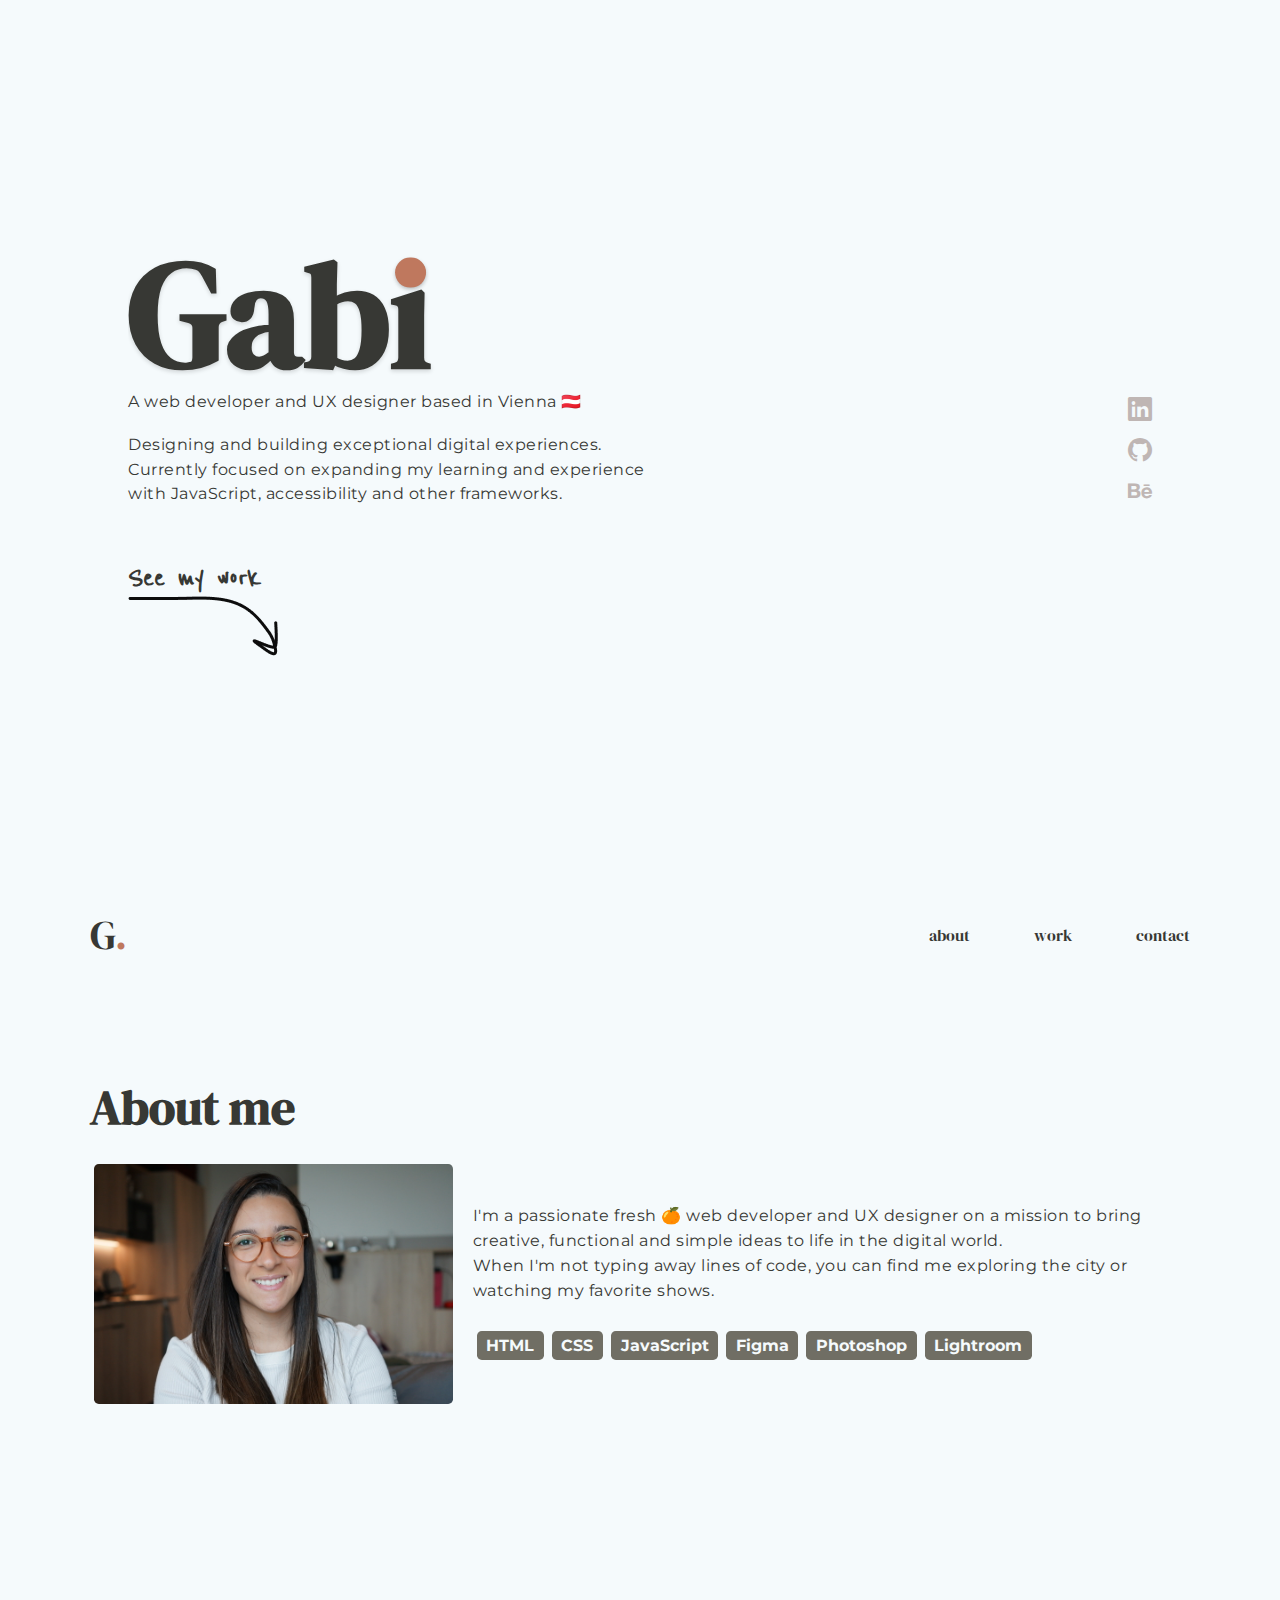
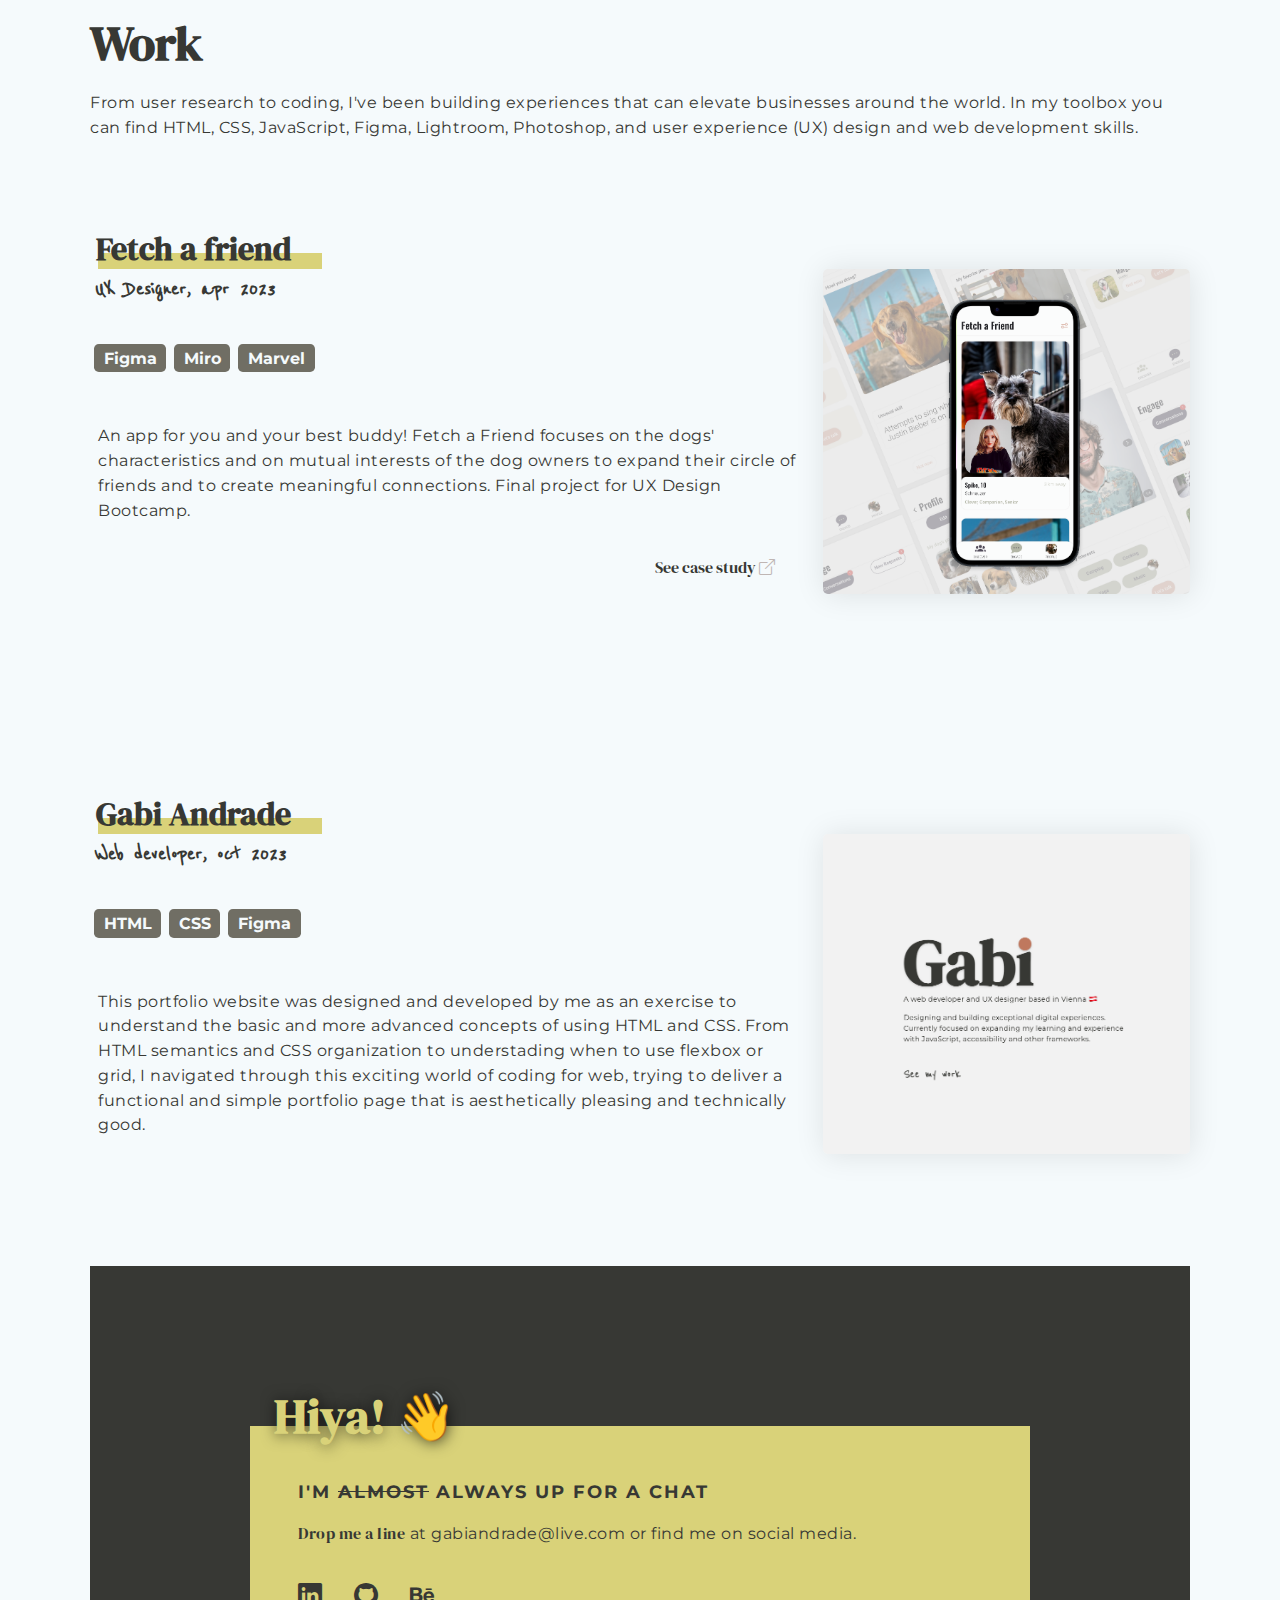
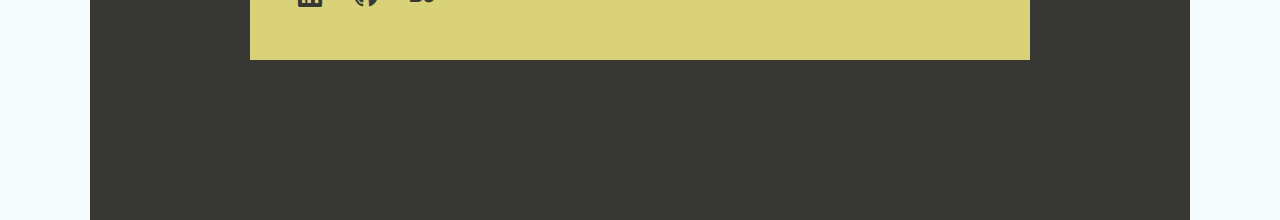
<file: home.html>
<!DOCTYPE html>
<html lang="en-US">
<head>
    <meta charset="UTF-8">
    <meta name="viewport" content="width=device-width, initial-scale=1.0">
    <title>Gabi Andrade | Web developer</title>
    <link rel="stylesheet" href="style.css">
    <!--icons-->
    <link rel="stylesheet" href="https://cdn.jsdelivr.net/npm/bootstrap-icons@1.11.1/font/bootstrap-icons.css">
    <!---->
</head>
<body>
    <header>
        <div class="hero">
            <div class="intro">
                <div class="name">
                    <h1>Gabi</h1>
                    <div class="dot"></div>
                </div>
                <div>
                    <p>A web developer and UX designer based in Vienna 🇦🇹</p><br>
                    <p>Designing and building exceptional digital experiences. Currently focused on expanding my learning and experience with JavaScript, accessibility and other frameworks.</p>
                    <div>
                        <h4>See my work</h4>
                        <img src="images/arrow-right-vector.png" alt="">
                    </div>
                </div>
            </div>
            <div class="social">
                <a href="https://www.linkedin.com/in/gabiandrade/" target="_blank"><i class="bi bi-linkedin"></i></a>
                <a href="https://github.com/gabiandrades" target="_blank"><i class="bi bi-github"></i></a>
                <a href="https://www.behance.net/gabiandrades" target="_blank"><i class="bi bi-behance"></i></a>
            </div>
        </div>
    </header>
    <nav>
        <a href="">G<span>.</span></a>
        <ul>
            <li><a href="#about">about</a></li>
            <li><a href="#work">work</a></li>
            <li><a href="#contact">contact</a></li>
        </ul>
    </nav>
    <main class="wrapper">
        <section id="about" class="about-me">
            <h2>About me</h2>
            <img src="images/PICT_20230503_162423.JPG" alt="">
            <div class="about-intro">
                <p>I'm a passionate fresh 🍊 web developer and UX designer on a mission to bring creative, functional and simple ideas to life in the digital world.<br>When I'm not typing away lines of code, you can find me exploring the city or watching my favorite shows.</p>
                <ul class="toolbox">
                    <li>HTML</li>
                    <li>CSS</li>
                    <li>JavaScript</li>
                    <li>Figma</li>
                    <li>Photoshop</li>
                    <li>Lightroom</li>
                </ul>
            </div>
            <!--<a class="more" href="#about-more">Get to know me a bit more...</a>-->
        </section>
        <section id="about-more" class="about-more">
            <p>Lorem ipsum dolor sit amet consectetur, adipisicing elit. Facilis, voluptatum libero! Voluptatum placeat perspiciatis omnis autem. Itaque corrupti distinctio hic sapiente, mollitia voluptatum vero delectus dolore, ratione, alias fugiat laborum! <br><br> Lorem ipsum dolor sit amet consectetur adipisicing elit. Maxime incidunt ex quam nesciunt rem nobis omnis nisi quibusdam a odit laboriosam repudiandae, nostrum ab porro? Odit debitis earum mollitia odio.</p>
            <div class="download-cv">
                <a href="">Download my CV <i class="bi bi-download"></i></a>
            </div>
            <div><a href="#about"><i class="bi bi-caret-up-fill"></i></i></a></div>
        </section>
        <section id="work" class="work">
            <h2>Work</h2>
            <p class="work-intro">From user research to coding, I've been building experiences that can elevate businesses around the world. In my toolbox you can find HTML, CSS, JavaScript, Figma, Lightroom, Photoshop, and user experience (UX) design and web development skills.</p>
            <article class="work-grid">
                <div class="work-title">
                    <h3>Fetch a friend</h3>
                    <div class="highlight"></div>
                </div>
                <h4>UX Designer, apr 2023</h4>
                <ul class="toolbox">
                    <li>Figma</li>
                    <li>Miro</li>
                    <li>Marvel</li>
                </ul>
                <img src="images/fetch-a-friend.png" alt="">
                <p class="work-desc">An app for you and your best buddy! Fetch a Friend focuses on the dogs' characteristics and on mutual interests of the dog owners to expand their circle of friends and to create meaningful connections. Final project for UX Design Bootcamp.</p>
                <div class="work-links">
                    <a href="https://www.behance.net/gallery/172450017/Fetch-a-Friend-App" target="_blank">See case study <i class="bi bi-box-arrow-up-right"></i></a>
                </div>
            </article>
            <article class="work-grid">
                <div class="work-title">
                    <h3>Gabi Andrade</h3>
                    <div class="highlight"></div>
                </div>
                <h4>Web developer, oct 2023</h4>
                <ul class="toolbox">
                    <li>HTML</li>
                    <li>CSS</li>
                    <li>Figma</li>
                </ul>
                <img src="images/Screenshot 2023-11-01 at 20.46.29.png" alt="">
                <p class="work-desc">This portfolio website was designed and developed by me as an exercise to understand the basic and more advanced concepts of using HTML and CSS. From HTML semantics and CSS organization to understading when to use flexbox or grid, I navigated through this exciting world of coding for web, trying to deliver a functional and simple portfolio page that is aesthetically pleasing and technically good.</p>
                <!--<div class="work-links">
                    <a href="#" target="_blank">See case study <i class="bi bi-box-arrow-up-right"></i></a>
                </div>-->
            </article>
        </section>
        <section id="contact" class="contact">
            <div class="contact-wrapper">
                <h2>Hiya! 👋</h2>
                <div class="contact-content">
                    <h3>I'm <del>almost</del> always up for a chat</h3>
                    <p><a href="mailto:gabiandrade@live.com">Drop me a line</a> at gabiandrade@live.com or find me on social media.</p>
                </div>
                <div class="social">
                    <a href="https://www.linkedin.com/in/gabiandrade/" target="_blank"><i class="bi bi-linkedin"></i></a>
                    <a href="https://github.com/gabiandrades" target="_blank"><i class="bi bi-github"></i></a>
                    <a href="https://www.behance.net/gabiandrades" target="_blank"><i class="bi bi-behance"></i></a>
                </div>
            </div>
        </section>
    </main>
</body>
</html>
</file>
<file: style.css>
/*font family
--------------------------------*/
@import url('https://fonts.googleapis.com/css2?family=DM+Serif+Display&family=Montserrat&family=Reenie+Beanie&display=swap');
/*-----------------------------*/

/*global
--------------------------------*/
*{
    margin: 0;
    padding: 0;
    box-sizing: border-box;
}
html {
    scroll-behavior: smooth;
    scroll-padding-top: 5em;
}
:root {
    --clr-neutral: #F5FaFc;
    --clr-primary-1: #373834;
    --clr-primary-2: #706E64;
    --clr-primary-3: #BFB6B4;
    --clr-accent: #BF785E;
    --clr-accent-2: #D9D279;

    --ff-base: 'Montserrat', sans-serif;
    --ff-secondary: 'DM Serif Display', serif;
    --ff-accent: 'Reenie Beanie', cursive;

    --fw-regular: 400;
    --fw-bold: 700;

    --fs-1: 1em;
    --fs-2: 1.125em;
    --fs-21: 1.5em;
    --fs-22: 2em;
    --fs-3: 3em;
    --fs-4: 5em;
    --fs-5: 9.375em;
}
body {
    background-color: var(--clr-neutral);
    color: var(--clr-primary-1);
}
h1 {
    font-family: var(--ff-secondary);
    font-size: var(--fs-5);
    text-shadow: 0px 2px 4px rgba(0,0,0,0.15);
    line-height: 1;
}
h2 {
    font-family: var(--ff-secondary);
    font-size: var(--fs-3);
}
h3 {
    font-family: var(--ff-secondary);
    font-size: var(--fs-22);
}
h4 {
    font-family: var(--ff-accent);
    font-size: var(--fs-21);
}
p {
    font-family: var(--ff-base);
    font-size: var(--fs-1);
    letter-spacing: .5px;
    line-height: 1.55em;
}
.wrapper {
    max-width: 1100px;
    margin: auto;
}
a {
    text-decoration: none;
    color: var(--clr-primary-1);
    font-family: var(--ff-secondary);
}
a:hover,
a:focus {
    border-bottom: 4px solid var(--clr-accent);
}
.social a {
    border: none;
}
ul {
    list-style: none;
}
.bi {
    font-size: 1.5em;
    color: var(--clr-primary-3);
}
/*--------------------------------*/

/* header */
header {
    height: 100vh;
}
.hero {
    display: flex;
    justify-content: space-between;
    align-items: center;
    height: 100%;
    padding: 20% 10%;
}
.intro {
    max-width: 65ch;
}
.name {
    display: flex;
    overflow: hidden;
}
.dot {
    width: 1.9em;
    height: 1.9em;
    border-radius: 50%;
    margin-left: -21.6px;
    margin-top: 25.7px;
    background: var(--clr-accent);
    box-shadow: 0px 2px 4px rgba(0,0,0,0.15);;
    offset-path: path("M0.261719 6.78167C54.0056 -20.5069 51.7155 59.4056 51.7155 170.846");
    offset-rotate: 0deg;
    animation: dot 3500ms 600ms forwards ease-in-out;
}
@keyframes dot {
    0% {
        offset-distance: 100%;
    }
    100% {
        offset-distance: 0%;
    }
}
header > p {
    font-size: 18px;
}
header h4 {
    font-size: 2em;
    padding-top: 10%;
}
.social {
    display: flex;
    flex-direction: column;
    gap: 0.5em;
}
.bi:hover {
    color: var(--clr-accent);
    transition: all 0.2s ease-in;
}
/*--------------------------------*/
/* -- */
/* nav */
nav > a {
    font-size: 40px;
}
nav span {
    color: var(--clr-accent);
}
nav {
    position: sticky;
    z-index: 3;
    top: 0;
    padding: 0.5em 0;
    background-color: var(--clr-neutral);
    display: flex;
    justify-content: space-between;
    align-items: center;
    max-width: 1100px;
    margin: auto;
}
nav li {
    display: inline-block;
    padding-left: 60px;
    font-family: var(--ff-secondary);
    font-size: 16px;
}
/* -- */
.toolbox {
    display: flex;
    flex-wrap: wrap;
}
.toolbox li{
    font-family: var(--ff-base);
    font-weight: var(--fw-bold);
    background-color: var(--clr-primary-2);
    color: var(--clr-neutral);
    border-radius: 0.3em;
    padding: 0.3em 0.6em;
    margin: 0.25em 0.25em;
}

.about-me {
    display: grid;
    grid-template-areas: 
    "header header"
    "image text"
    "footer footer";
    grid-template-columns: 1fr 2fr;
    align-items: center;
    padding: 5em 0 12em;
}
.about-me h2 {
    grid-area: header;
    padding: 0.5em 0;
}
.about-me img {
    grid-area: image;
    height: 15em;
    border-radius: 0.3em;
    object-fit: cover;
    margin: auto;
}
.about-intro {
    grid-area: text;
    display: flex;
    flex-direction: column;
    gap: 1.5em;
    padding-left: 1em;
}
.about-me a {
    grid-area: footer;
    justify-self: end;
}
.about-more {
    padding-bottom: 10em;
    display: none;
}
.about-more .bi {
    font-size: 1em;
}
.about-more:target {
    display: block;
}
.about-more > div {
    text-align: right;
    padding: 3em;
}
/* work
---------------------------------*/
.work h2 {
    padding: 0.3em 0;
}
.work-grid {
    display: grid;
    grid-template-areas: 
    "title title"
    "job image"
    "toolbox image"
    "description image"
    "cta image";
    grid-template-columns: 2fr 1fr;
    align-items: center;
    padding: 5em 0 7em 0;
}

.work h3 {
    grid-area: title;
    padding: 0.2em;
}
.work-title {
    display: flex;
    flex-direction: column;
}
.highlight {
    background-color: var(--clr-accent-2);
    height: 1em;
    width: 14em;
    margin-top: -1.5em;
    margin-left: 0.5em;
    z-index: -1;
}
.work h4 {
    grid-area: job;
    padding: 0.2em;
}
.work .toolbox {
    grid-area: toolbox;
    padding: 2em 0;
}
.work-desc {
    grid-area: description;
    padding: 1em 1.5em 1em 0.5em;
}
.work img {
    grid-area: image;
    height: 100%;
    max-width: 100%;
    object-fit: cover;
    aspect-ratio: 4/3;
    border-radius: 0.3em;
    box-shadow: 1px 1px 30px rgba(0,0,0,.1);
}
.work-links {
    grid-area: cta;
    font-family: var(--ff-secondary);
    display: flex;
    flex-direction: row;
    justify-content: flex-end;
    gap: 2em;
    padding: 1em 3em;
}
.work-links .bi {
    font-size: 1em;
}
/* contact
----------------------------*/
.contact {
    background-color: var(--clr-primary-1);
    display: flex;
    flex-direction: column;
    justify-content: center;
    padding: 10em;
}
.contact-wrapper {
    display: flex;
    flex-direction: column;
    justify-content: center;
    gap: 2em;
    background-color: var(--clr-accent-2);
    padding: 3em;
}
.contact-content {
    display: flex;
    flex-direction: column;
    gap: 1.125em;
}
.contact-content h3 {
    font-family: var(--ff-base);
    font-size: var(--fs-2);
    text-transform: uppercase;
    letter-spacing: 2px;
}
.contact .social {
    flex-direction: row;
    gap: 2em;
}
.contact .social .bi {
    color: var(--clr-primary-1);
}
.contact .social .bi:hover {
    color: var(--clr-accent);
    transition: all 0.2s ease-in;
}
.contact-wrapper h2 {
    margin-left: -0.5em;
    margin-top: -1.9em;
    color: var(--clr-accent-2);
    text-shadow: 1px 1px 15px rgba(0,0,0,0.7);
}

/* portfolio
----------------------------*/
.portfolio-header {
    padding-top: 3.5em;
    /*position: sticky;
    top: 0;
    background-color: var(--clr-neutral);*/
}
.portfolio-header li,
.portfolio-header a {
    display: inline-block;
    font-family: var(--ff-base);
    font-size: 0.85em;
}
.portfolio-header p {
    padding-top: 1em;
}
.portfolio-info {
    display: flex;
    gap: 2em;
    justify-content: center;
}
.portfolio-info p {
    font-size: var(--fs-21);
    font-family: var(--ff-accent);
}
.portfolio-header .toolbox {
    justify-content: center;
}
.portfolio-divider {
    height: 1px;
    background-color: var(--clr-primary-3);
    margin-top: 0.2em;
}
.portfolio-subtitle {
    padding: 2.5em 0 0.75em 0;
}
.portfolio img {
    width: 100%;
    padding: 3em 0;
}
.portfolio-card {
    padding: 2em 0;
}
.more-projects-grid {
    display: grid;
    /*grid-template-areas: 
    "title title"
    "job image"
    "toolbox image"
    "description image"
    "cta image";*/
    grid-template-columns: 1fr 1fr 1fr;
    align-items: center;
    padding: 2em 0 7em 0;
}
.more-projects {
    padding: 5em 0;
}
.more-projects-card {
    background-color: var(--clr-neutral);
    box-shadow: 0px 2px 4px rgba(0,0,0,0.15);
    border-radius: 16px;
    padding: 1.5em 1em;
}
.more-projects-card img {
    width: 100%;
    border-radius: 16px;
}

/* breakpoints*/
@media screen and (max-width: 1150px) {
    nav,
    .wrapper {
        padding: 0 3em;
    }
    .contact {
        padding: 5em;
    }
}

@media screen and (max-width: 890px) {
    .about-me {
        display: flex;
        flex-direction: column;
        align-items: flex-start;
        gap: 1em;
    }
}

@media screen and (max-width: 790px) {
    h2 {
        font-size: var(--fs-22);
    }
    h3 {
        font-size: var(--fs-21);
    }
    nav,
    .wrapper {
        padding: 0 1em;
    }
    .contact {
        padding: 2.5em;
    }
    .contact-wrapper {
        padding: 3em 0.5em;
    }
    .hero {
        flex-direction: column;
        padding: 20% 0;
    }
    .name {
        justify-content: center;
    }
    header p {
        text-align: center;
    }
    .hero-arrow {
        text-align: right;
        padding-right: 1em;
    }
    .intro {
        padding-bottom: 3.5em;
    }
    .social {
        flex-direction: row;
        gap: 2.5em;
    }
    .work-grid {
        display: flex;
        flex-direction: column;
        align-items: center;
        padding-bottom: 5em;
    }
    .work-grid img {
        height: 20em;
    }
}
</file>
